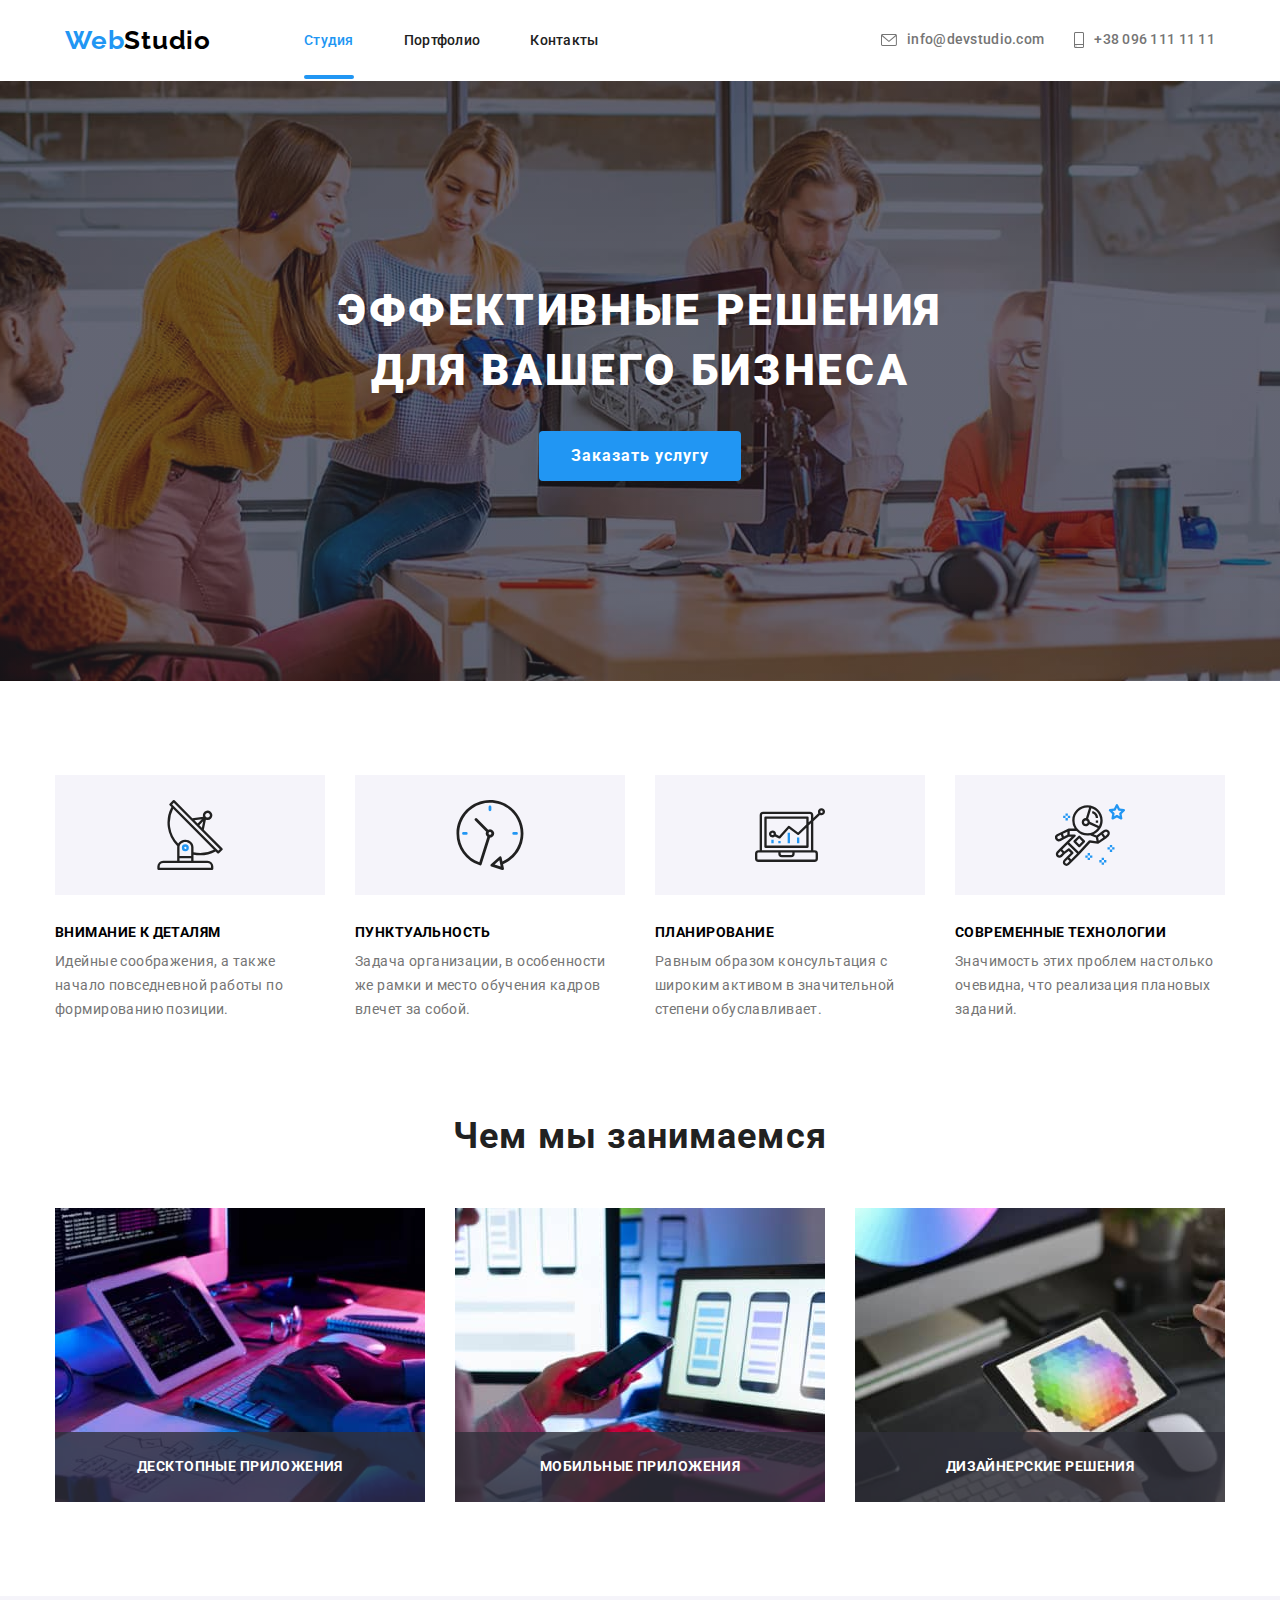
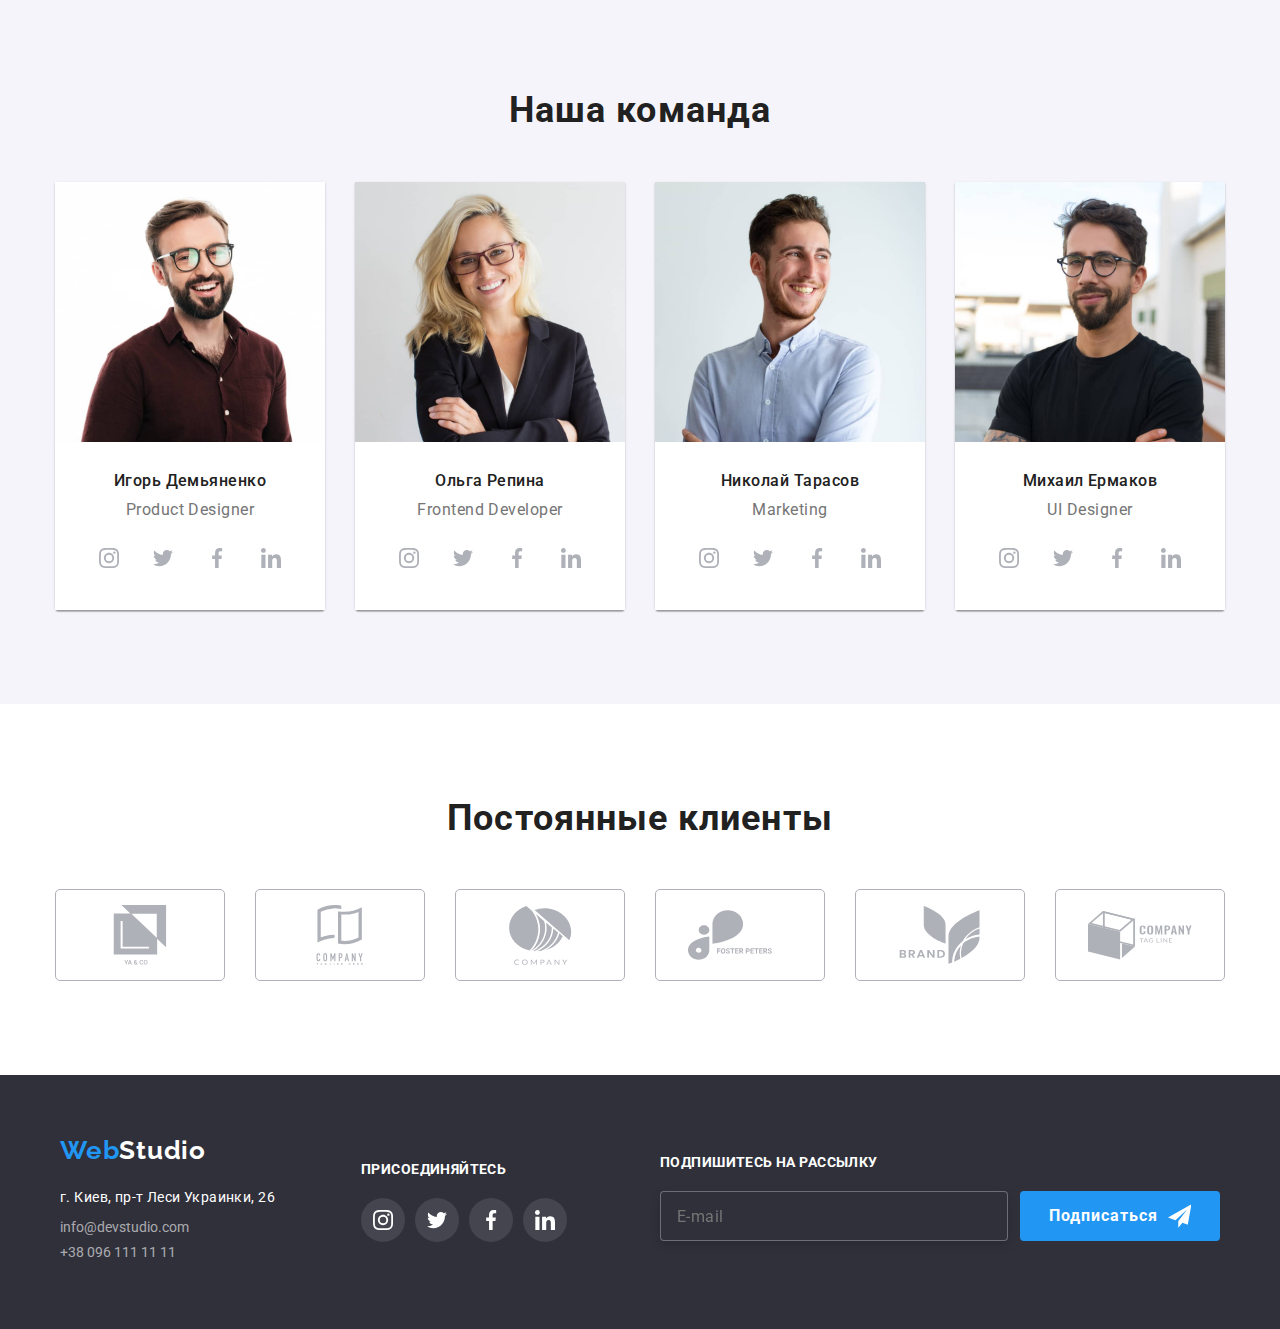
<file: index.html>
<!DOCTYPE html>
<html lang="ru">
  <head>
    <meta charset="UTF-8" />
    <meta http-equiv="X-UA-Compatible" content="IE=edge" />
    <meta name="viewport" content="width=device-width, initial-scale=1.0" />
    <title>Главная</title>
    <link rel="preconnect" href="https://fonts.googleapis.com" />
    <link rel="preconnect" href="https://fonts.gstatic.com" crossorigin />
    <link
      href="https://fonts.googleapis.com/css2?family=Raleway:wght@700&family=Roboto:wght@400;500;700;900&display=swap"
      rel="stylesheet"
    />
    <link
      rel="stylesheet"
      href="https://cdnjs.cloudflare.com/ajax/libs/modern-normalize/1.0.0/modern-normalize.min.css"
    />
    <link rel="stylesheet" href="./css/main.min.css" />
  </head>
  <body class="body">
    <!-- Menu  -->

    <header class="header">
      <div class="header-container">
        <a class="logo" lang="en" href="./index.html"
          ><span class="logo_blue">Web</span>Studio
        </a>
        <nav>
          <ul class="nav list">
            <li class="nav__item">
              <a href="./index.html" class="link current">Студия</a>
            </li>
            <li class="nav__item">
              <a href="./portfolio.html" class="link">Портфолио</a>
            </li>
            <li class="nav__item"><a href="" class="link">Контакты</a></li>
          </ul>
        </nav>
        <ul class="contacts list">
          <li class="contacts__mail">
            <a href="mailto:info@devstudio.com" class="link contacts-center">
              <svg class="contacts__mail_icon">
                <use href="./images/sprite.svg#icon-mail"></use>
              </svg>
              info@devstudio.com
            </a>
          </li>
          <li class="contacts__tel">
            <a href="tel:+380961111111" class="link contacts-center">
              <svg class="contacts__tel_icon">
                <use href="./images/sprite.svg#icon-tel"></use>
              </svg>
              +38 096 111 11 11
            </a>
          </li>
        </ul>
        <button type="button" class="mob-menu__open">
          <svg class="mob-menu__icon" width="24px" height="16px">
            <use href="./images/sprite.svg#icon-mob-menu"></use>
          </svg>
        </button>
      </div>
      <div class="mob is-hidden">
        <div class="container">
          <button type="button" class="mob-menu__close">
            <svg class="mob-menu__icon" width="24px" height="16px">
              <use href="./images/sprite.svg#icon-close"></use>
            </svg>
          </button>
          <ul class="mob-menu__list list">
            <li class="mob-menu__item">
              <a href="./index.html" class="mob-menu__link current">Студия</a>
            </li>
            <li class="mob-menu__item">
              <a href="./portfolio.html" class="mob-menu__link">Портфолио</a>
            </li>
            <li class="mob-menu__item">
              <a href="" class="mob-menu__link">Контакты</a>
            </li>
          </ul>
          <div class="mob-contacts">
            <ul class="mob-contacts__list list">
              <li class="mob-contacts__item">
                <a href="" class="mob-contacts__link">+38 096 111 11 11</a>
              </li>
              <li class="mob-contacts__item">
                <a href="" class="mob-contacts__link">info@devstudio.com</a>
              </li>
            </ul>
            <ul class="mob-social__list list">
              <li class="mob-social__item">
                <a href="" class="mob-social__link">Instagram</a>
              </li>
              <li class="mob-social__item">
                <a href="" class="mob-social__link">Twitter</a>
              </li>
              <li class="mob-social__item">
                <a href="" class="mob-social__link">Facebook</a>
              </li>
              <li class="mob-social__item">
                <a href="" class="mob-social__link">LinkedIn</a>
              </li>
            </ul>
          </div>
        </div>
      </div>
    </header>
    <main>
      <!-- Hero  -->

      <section class="hero">
        <div class="container hero-container">
          <h1 class="hero-header">Эффективные решения для вашего бизнеса</h1>
          <button type="button" class="button" data-modal-open>
            Заказать услугу
          </button>
        </div>
      </section>

      <!-- Features  -->

      <section class="features">
        <div class="container">
          <h2 class="visually-hidden">Особенности</h2>
          <ul class="list feautures-list">
            <li class="feautures-list__item">
              <div class="feautures-list__container">
                <svg class="feautures-list__icon">
                  <use href="./images/sprite.svg#icon-antenna-1"></use>
                </svg>
              </div>
              <h3 class="header3 features-header">Внимание к деталям</h3>
              <p class="features-header_desc">
                Идейные соображения, а также начало повседневной работы по
                формированию позиции.
              </p>
            </li>
            <li class="feautures-list__item">
              <div class="feautures-list__container">
                <svg class="feautures-list__icon">
                  <use href="./images/sprite.svg#icon-clock-1"></use>
                </svg>
              </div>
              <h3 class="header3 features-header">Пунктуальность</h3>
              <p class="features-header_desc">
                Задача организации, в особенности же рамки и место обучения
                кадров влечет за собой.
              </p>
            </li>
            <li class="feautures-list__item">
              <div class="feautures-list__container">
                <svg class="feautures-list__icon">
                  <use href="./images/sprite.svg#icon-diagram-1"></use>
                </svg>
              </div>
              <h3 class="header3 features-header">Планирование</h3>
              <p class="features-header_desc">
                Равным образом консультация с широким активом в значительной
                степени обуславливает.
              </p>
            </li>
            <li class="feautures-list__item">
              <div class="feautures-list__container">
                <svg class="feautures-list__icon">
                  <use href="./images/sprite.svg#icon-astronaut-1"></use>
                </svg>
              </div>
              <h3 class="header3 features-header">Современные технологии</h3>
              <p class="features-header_desc">
                Значимость этих проблем настолько очевидна, что реализация
                плановых заданий.
              </p>
            </li>
          </ul>
        </div>
      </section>

      <!-- Services  -->

      <section class="services">
        <div class="container">
          <h2 class="header2">Чем мы занимаемся</h2>
          <ul class="list services-list">
            <li class="services-list__item">
              <img
                src="./images/service01.jpg"
                alt="Услуга 1"
                width="370"
                height="294"
              />
              <div class="services-list__block">
                <p class="header3">Десктопные приложения</p>
              </div>
            </li>
            <li class="services-list__item">
              <img
                src="./images/service02.jpg"
                alt="Услуга 2"
                width="370"
                height="294"
              />
              <div class="services-list__block">
                <p class="header3">Мобильные приложения</p>
              </div>
            </li>
            <li class="services-list__item">
              <img
                src="./images/service03.jpg"
                alt="Услуга 3"
                width="370"
                height="294"
              />
              <div class="services-list__block">
                <p class="header3">Дизайнерские решения</p>
              </div>
            </li>
          </ul>
        </div>
      </section>

      <!-- Team  -->

      <section class="team">
        <div class="container">
          <h2 class="header2">Наша команда</h2>
          <ul class="list team-list">
            <li class="team-list__item">
              <picture>
                <source
                  srcset="
                    ./images/teamates/teamate_desk_01.jpg    1x,
                    ./images/teamates/teamate_desk_2x_01.jpg 2x
                  "
                  media="(min-width:1200px)"
                />
                <source
                  srcset="
                    ./images/teamates/teamate_tab_01.jpg    1x,
                    ./images/teamates/teamate_tab_2x_01.jpg 2x
                  "
                  media="(min-width:768px)"
                />
                <source
                  srcset="
                    ./images/teamates/teamate_mob_01.jpg    1x,
                    ./images/teamates/teamate_mob_2x_01.jpg 2x
                  "
                  media="(min-width:320px)"
                />
                <img
                  src="./images/teamates/teamate_mob_2x_01.jpg"
                  alt="Teamate 1"
                />
              </picture>
              <div class="team-list__text">
                <h3 class="team-header">Игорь Демьяненко</h3>
                <p class="team-position">Product Designer</p>
                <ul class="social-list list">
                  <li class="social-list__item">
                    <a href="" class="social-list__link link">
                      <svg class="social-list__icon">
                        <use href="./images/sprite.svg#icon-instagram"></use>
                      </svg>
                    </a>
                  </li>
                  <li class="social-list__item">
                    <a href="" class="social-list__link link">
                      <svg class="social-list__icon">
                        <use href="./images/sprite.svg#icon-twitter"></use>
                      </svg>
                    </a>
                  </li>
                  <li class="social-list__item">
                    <a href="" class="social-list__link link">
                      <svg class="social-list__icon">
                        <use href="./images/sprite.svg#icon-facebook"></use>
                      </svg>
                    </a>
                  </li>
                  <li class="social-list__item">
                    <a href="" class="social-list__link link">
                      <svg class="social-list__icon">
                        <use href="./images/sprite.svg#icon-linkedin"></use>
                      </svg>
                    </a>
                  </li>
                </ul>
              </div>
            </li>
            <li class="team-list__item">
              <picture>
                <source
                  srcset="
                    ./images/teamates/teamate_desk_02.jpg    1x,
                    ./images/teamates/teamate_desk_2x_02.jpg 2x
                  "
                  media="(min-width:1200px)"
                />
                <source
                  srcset="
                    ./images/teamates/teamate_tab_02.jpg    1x,
                    ./images/teamates/teamate_tab_2x_02.jpg 2x
                  "
                  media="(min-width:768px)"
                />
                <source
                  srcset="
                    ./images/teamates/teamate_mob_02.jpg    1x,
                    ./images/teamates/teamate_mob_2x_02.jpg 2x
                  "
                  media="(min-width:320px)"
                />
                <img
                  src="./images/teamates/teamate_mob_2x_02.jpg"
                  alt="Teamate 2"
                />
              </picture>
              <div class="team-list__text">
                <h3 class="team-header">Ольга Репина</h3>
                <p class="team-position">Frontend Developer</p>
                <ul class="social-list list">
                  <li class="social-list__item">
                    <a href="" class="social-list__link link">
                      <svg class="social-list__icon">
                        <use href="./images/sprite.svg#icon-instagram"></use>
                      </svg>
                    </a>
                  </li>
                  <li class="social-list__item">
                    <a href="" class="social-list__link link">
                      <svg class="social-list__icon">
                        <use href="./images/sprite.svg#icon-twitter"></use>
                      </svg>
                    </a>
                  </li>
                  <li class="social-list__item">
                    <a href="" class="social-list__link link">
                      <svg class="social-list__icon">
                        <use href="./images/sprite.svg#icon-facebook"></use>
                      </svg>
                    </a>
                  </li>
                  <li class="social-list__item">
                    <a href="" class="social-list__link link">
                      <svg class="social-list__icon">
                        <use href="./images/sprite.svg#icon-linkedin"></use>
                      </svg>
                    </a>
                  </li>
                </ul>
              </div>
            </li>
            <li class="team-list__item">
              <picture>
                <source
                  srcset="
                    ./images/teamates/teamate_desk_03.jpg    1x,
                    ./images/teamates/teamate_desk_2x_03.jpg 2x
                  "
                  media="(min-width:1200px)"
                />
                <source
                  srcset="
                    ./images/teamates/teamate_tab_03.jpg    1x,
                    ./images/teamates/teamate_tab_2x_03.jpg 2x
                  "
                  media="(min-width:768px)"
                />
                <source
                  srcset="
                    ./images/teamates/teamate_mob_03.jpg    1x,
                    ./images/teamates/teamate_mob_2x_03.jpg 2x
                  "
                  media="(min-width:320px)"
                />
                <img
                  src="./images/teamates/teamate_mob_2x_03.jpg"
                  alt="Teamate 3"
                />
              </picture>
              <div class="team-list__text">
                <h3 class="team-header">Николай Тарасов</h3>
                <p class="team-position">Marketing</p>
                <ul class="social-list list">
                  <li class="social-list__item">
                    <a href="" class="social-list__link link">
                      <svg class="social-list__icon">
                        <use href="./images/sprite.svg#icon-instagram"></use>
                      </svg>
                    </a>
                  </li>
                  <li class="social-list__item">
                    <a href="" class="social-list__link link">
                      <svg class="social-list__icon">
                        <use href="./images/sprite.svg#icon-twitter"></use>
                      </svg>
                    </a>
                  </li>
                  <li class="social-list__item">
                    <a href="" class="social-list__link link">
                      <svg class="social-list__icon">
                        <use href="./images/sprite.svg#icon-facebook"></use>
                      </svg>
                    </a>
                  </li>
                  <li class="social-list__item">
                    <a href="" class="social-list__link link">
                      <svg class="social-list__icon">
                        <use href="./images/sprite.svg#icon-linkedin"></use>
                      </svg>
                    </a>
                  </li>
                </ul>
              </div>
            </li>
            <li class="team-list__item">
              <picture>
                <source
                  srcset="
                    ./images/teamates/teamate_desk_04.jpg    1x,
                    ./images/teamates/teamate_desk_2x_04.jpg 2x
                  "
                  media="(min-width:1200px)"
                />
                <source
                  srcset="
                    ./images/teamates/teamate_tab_04.jpg    1x,
                    ./images/teamates/teamate_tab_2x_04.jpg 2x
                  "
                  media="(min-width:768px)"
                />
                <source
                  srcset="
                    ./images/teamates/teamate_mob_04.jpg    1x,
                    ./images/teamates/teamate_mob_2x_04.jpg 2x
                  "
                  media="(min-width:320px)"
                />
                <img
                  src="./images/teamates/teamate_mob_2x_04.jpg"
                  alt="Teamate 4"
                />
              </picture>
              <div class="team-list__text">
                <h3 class="team-header">Михаил Ермаков</h3>
                <p class="team-position">UI Designer</p>
                <ul class="social-list list">
                  <li class="social-list__item">
                    <a href="" class="social-list__link link">
                      <svg class="social-list__icon">
                        <use href="./images/sprite.svg#icon-instagram"></use>
                      </svg>
                    </a>
                  </li>
                  <li class="social-list__item">
                    <a href="" class="social-list__link link">
                      <svg class="social-list__icon">
                        <use href="./images/sprite.svg#icon-twitter"></use>
                      </svg>
                    </a>
                  </li>
                  <li class="social-list__item">
                    <a href="" class="social-list__link link">
                      <svg class="social-list__icon">
                        <use href="./images/sprite.svg#icon-facebook"></use>
                      </svg>
                    </a>
                  </li>
                  <li class="social-list__item">
                    <a href="" class="social-list__link link">
                      <svg class="social-list__icon">
                        <use href="./images/sprite.svg#icon-linkedin"></use>
                      </svg>
                    </a>
                  </li>
                </ul>
              </div>
            </li>
          </ul>
        </div>
      </section>

      <!-- Clients  -->

      <section class="clients">
        <div class="container">
          <h2 class="header2">Постоянные клиенты</h2>
          <ul class="list clients-list">
            <li class="clients-list__item">
              <a href="" class="clients-list__link link">
                <svg class="clients-list__icon" width="106px" height="60px">
                  <use href="./images/sprite.svg#icon-company01"></use>
                </svg>
              </a>
            </li>
            <li class="clients-list__item">
              <a href="" class="clients-list__link link">
                <svg class="clients-list__icon" width="106px" height="60px">
                  <use href="./images/sprite.svg#icon-company02"></use>
                </svg>
              </a>
            </li>
            <li class="clients-list__item">
              <a href="" class="clients-list__link link">
                <svg class="clients-list__icon" width="106px" height="60px">
                  <use href="./images/sprite.svg#icon-company03"></use>
                </svg>
              </a>
            </li>
            <li class="clients-list__item">
              <a href="" class="clients-list__link link">
                <svg class="clients-list__icon" width="106px" height="60px">
                  <use href="./images/sprite.svg#icon-company04"></use>
                </svg>
              </a>
            </li>
            <li class="clients-list__item">
              <a href="" class="clients-list__link link">
                <svg class="clients-list__icon" width="106px" height="60px">
                  <use href="./images/sprite.svg#icon-company05"></use>
                </svg>
              </a>
            </li>
            <li class="clients-list__item">
              <a href="" class="clients-list__link link">
                <svg class="clients-list__icon" width="106px" height="60px">
                  <use href="./images/sprite.svg#icon-company06"></use>
                </svg>
              </a>
            </li>
          </ul>
        </div>
      </section>
    </main>

    <!-- Footer -->

    <footer class="footer">
      <div class="container">
        <div class="footer-contacts">
          <a class="logo" lang="en" href="./index.html"
            ><span class="logo_blue">Web</span>Studio</a
          >
          <address>
            <p class="address">г. Киев, пр-т Леси Украинки, 26</p>
          </address>
          <ul class="footer-contacts list">
            <li class="footer-contacts__item">
              <a href="mailto:info@devstudio.com" class="link"
                >info@devstudio.com</a
              >
            </li>
            <li class="footer-contacts__item">
              <a href="tel:+380961111111" class="link">+38 096 111 11 11</a>
            </li>
          </ul>
        </div>
        <div class="social-footer">
          <p class="header3">присоединяйтесь</p>
          <ul class="social-list list">
            <li class="social-list__item">
              <a href="" class="social-list__link link">
                <svg class="social-list__icon">
                  <use href="./images/sprite.svg#icon-instagram"></use>
                </svg>
              </a>
            </li>
            <li class="social-list__item">
              <a href="" class="social-list__link link">
                <svg class="social-list__icon">
                  <use href="./images/sprite.svg#icon-twitter"></use>
                </svg>
              </a>
            </li>
            <li class="social-list__item">
              <a href="" class="social-list__link link">
                <svg class="social-list__icon">
                  <use href="./images/sprite.svg#icon-facebook"></use>
                </svg>
              </a>
            </li>
            <li class="social-list__item">
              <a href="" class="social-list__link link">
                <svg class="social-list__icon">
                  <use href="./images/sprite.svg#icon-linkedin"></use>
                </svg>
              </a>
            </li>
          </ul>
        </div>
        <div class="subscribe">
          <p class="header3">Подпишитесь на рассылку</p>
          <form class="subscribe-mail">
            <label for="subscribe-mail"></label>
            <input
              class="subscribe-mail__input"
              type="email"
              name="email"
              id="subscribe-mail"
              placeholder="E-mail"
            />
            <button type="submit" class="button subscribe-mail__button">
              Подписаться
              <svg class="subscribe-mail_icon">
                <use href="./images/sprite.svg#icon-send"></use>
              </svg>
            </button>
          </form>
        </div>
      </div>
    </footer>

    <!-- Backdrop -->

    <div class="backdrop is-hidden" data-modal>
      <div class="modal">
        <button type="button" class="modal-close" data-modal-close>
          <svg class="modal-close__icon">
            <use href="./images/sprite.svg#icon-close"></use>
          </svg>
        </button>
        <form action="#" class="order-form">
          <p class="order-form__header">
            Оставьте свои данные, мы вам перезвоним
          </p>
          <label>
            <p class="order-form__text">Иия</p>
            <span class="order-form__wrapper">
              <input type="text" name="user_name" class="order-form__input" />
              <svg class="order-form__icon">
                <use href="./images/sprite.svg#icon-user-name"></use>
              </svg>
            </span>
          </label>
          <label>
            <p class="order-form__text">Телефон</p>
            <span class="order-form__wrapper">
              <input type="tel" name="user_tel" class="order-form__input" />
              <svg class="order-form__icon">
                <use href="./images/sprite.svg#icon-user-tel"></use>
              </svg>
            </span>
          </label>
          <label>
            <p class="order-form__text">Почта</p>
            <span class="order-form__wrapper">
              <input type="email" name="user_mail" class="order-form__input" />
              <svg class="order-form__icon">
                <use href="./images/sprite.svg#icon-user-mail"></use>
              </svg>
            </span>
          </label>
          <label>
            <p class="order-form__text">Комментарий</p>
            <textarea
              class="order-form__comment"
              name="order-form__comment"
              placeholder="Введите текст"
            ></textarea>
          </label>
          <label class="checkbox">
            <input
              type="checkbox"
              name="agreement"
              class="checkbox__input visually-hidden"
            />
            <span class="checkbox-custom">
              <svg class="checkbox-custom__icon">
                <use href="./images/sprite.svg#icon-checkbox"></use>
              </svg>
            </span>
            Соглашаюсь с рассылкой и принимаю&nbsp;
            <a class="order-form__agreement" href="">Условия договора</a>
          </label>
          <button type="submit" class="button">Отправить</button>
        </form>
      </div>
    </div>
    <script src="./js/modal.js"></script>
    <script src="./js/menu.js"></script>
  </body>
</html>
</file>
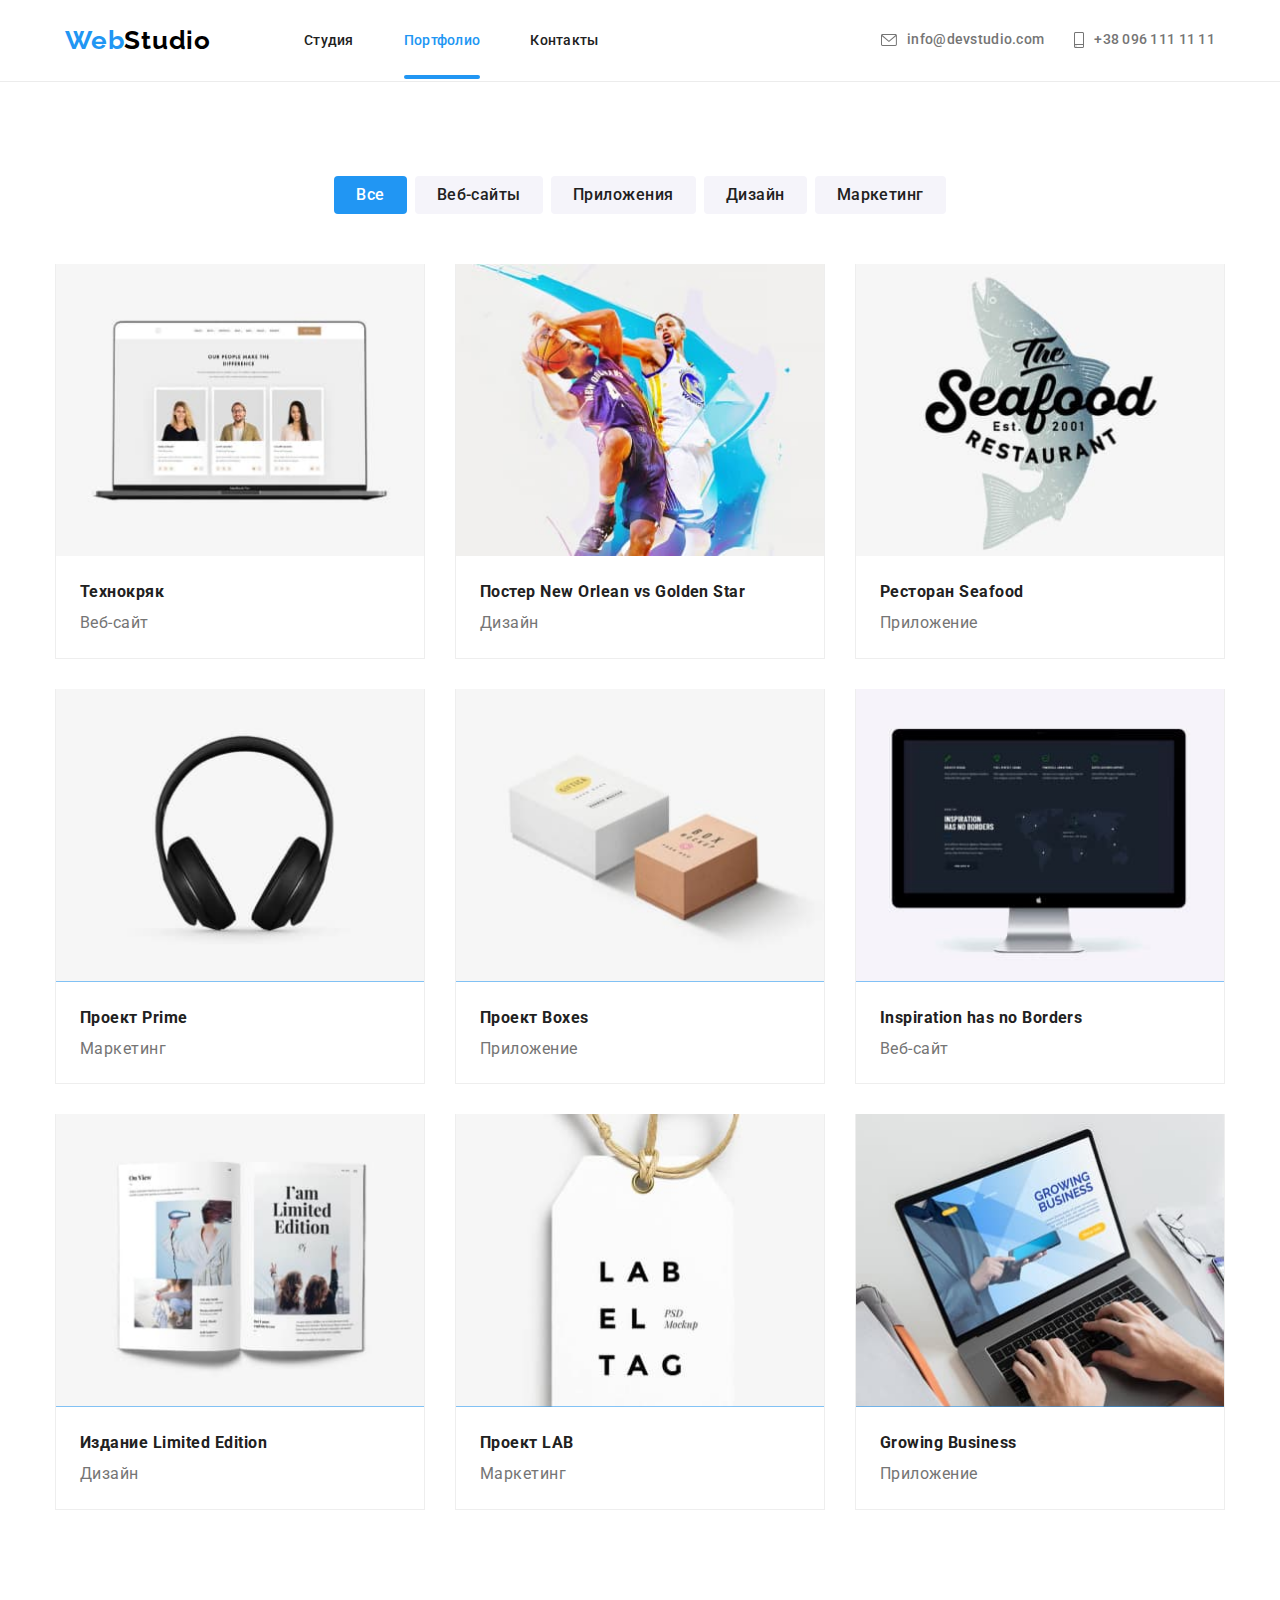
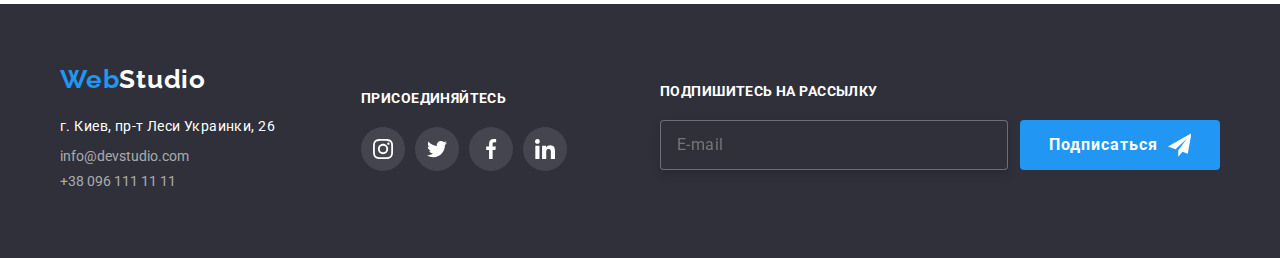
<file: portfolio.html>
<!DOCTYPE html>
<html lang="ru">
  <head>
    <meta charset="UTF-8" />
    <meta http-equiv="X-UA-Compatible" content="IE=edge" />
    <meta name="viewport" content="width=device-width, initial-scale=1.0" />
    <title>Портфолио</title>
    <link rel="preconnect" href="https://fonts.googleapis.com" />
    <link rel="preconnect" href="https://fonts.gstatic.com" crossorigin />
    <link
      href="https://fonts.googleapis.com/css2?family=Raleway:wght@700&family=Roboto:wght@400;500;700;900&display=swap"
      rel="stylesheet"
    />
    <link
      rel="stylesheet"
      href="https://cdnjs.cloudflare.com/ajax/libs/modern-normalize/1.0.0/modern-normalize.min.css"
    />
    <link rel="stylesheet" href="./css/main.min.css" />
  </head>
  <body class="body">
    <header class="header header-border">
      <div class="header-container">
        <a class="logo" lang="en" href="./index.html"
          ><span class="logo_blue">Web</span>Studio
        </a>
        <nav>
          <ul class="nav list">
            <li class="nav__item">
              <a href="./index.html" class="link">Студия</a>
            </li>
            <li class="nav__item">
              <a href="./portfolio.html" class="link current">Портфолио</a>
            </li>
            <li class="nav__item"><a href="" class="link">Контакты</a></li>
          </ul>
        </nav>
        <ul class="contacts list">
          <li class="contacts__mail">
            <a href="mailto:info@devstudio.com" class="link contacts-center">
              <svg class="contacts__mail_icon">
                <use href="./images/sprite.svg#icon-mail"></use>
              </svg>
              info@devstudio.com
            </a>
          </li>
          <li class="contacts__tel">
            <a href="tel:+380961111111" class="link contacts-center">
              <svg class="contacts__tel_icon">
                <use href="./images/sprite.svg#icon-tel"></use>
              </svg>
              +38 096 111 11 11
            </a>
          </li>
        </ul>
        <button type="button" class="mob-menu__open">
          <svg class="mob-menu__icon" width="24px" height="16px">
            <use href="./images/sprite.svg#icon-mob-menu"></use>
          </svg>
        </button>
      </div>
      <div class="mob is-hidden">
        <div class="container">
          <button type="button" class="mob-menu__close">
            <svg class="mob-menu__icon" width="24px" height="16px">
              <use href="./images/sprite.svg#icon-close"></use>
            </svg>
          </button>
          <ul class="mob-menu__list list">
            <li class="mob-menu__item">
              <a href="./index.html" class="mob-menu__link">Студия</a>
            </li>
            <li class="mob-menu__item">
              <a href="./portfolio.html" class="mob-menu__link current"
                >Портфолио</a
              >
            </li>
            <li class="mob-menu__item">
              <a href="" class="mob-menu__link">Контакты</a>
            </li>
          </ul>
          <div class="mob-contacts">
            <ul class="mob-contacts__list list">
              <li class="mob-contacts__item">
                <a href="" class="mob-contacts__link">+38 096 111 11 11</a>
              </li>
              <li class="mob-contacts__item">
                <a href="" class="mob-contacts__link">info@devstudio.com</a>
              </li>
            </ul>
            <ul class="mob-social__list list">
              <li class="mob-social__item">
                <a href="" class="mob-social__link">Instagram</a>
              </li>
              <li class="mob-social__item">
                <a href="" class="mob-social__link">Twitter</a>
              </li>
              <li class="mob-social__item">
                <a href="" class="mob-social__link">Facebook</a>
              </li>
              <li class="mob-social__item">
                <a href="" class="mob-social__link">LinkedIn</a>
              </li>
            </ul>
          </div>
        </div>
      </div>
    </header>
    <main>
      <!-- Works -->

      <section class="port">
        <div class="container">
          <ul class="port-list list">
            <li class="port-list__item">
              <button type="button" class="port-list__button current">
                Все
              </button>
            </li>
            <li class="port-list__item">
              <button type="button" class="port-list__button">Веб-сайты</button>
            </li>
            <li class="port-list__item">
              <button type="button" class="port-list__button">
                Приложения
              </button>
            </li>
            <li class="port-list__item">
              <button type="button" class="port-list__button">Дизайн</button>
            </li>
            <li class="port-list__item">
              <button type="button" class="port-list__button">Маркетинг</button>
            </li>
          </ul>

          <ul class="gal-list list">
            <li class="gal-list__item">
              <a class="gal-list__link" href="">
                <div class="gal-list__image">
                  <picture>
                    <source
                      srcset="
                        ./images/portfolio/gal_desk_01.jpg    1x,
                        ./images/portfolio/gal_desk_2x_01.jpg 2x
                      "
                      media="(min-width:1200px)"
                    />
                    <source
                      srcset="
                        ./images/portfolio/gal_tab_01.jpg    1x,
                        ./images/portfolio/gal_tab_2x_01.jpg 2x
                      "
                      media="(min-width:768px)"
                    />
                    <source
                      srcset="
                        ./images/portfolio/gal_mob_01.jpg    1x,
                        ./images/portfolio/gal_mob_2x_01.jpg 2x
                      "
                      media="(min-width:320px)"
                    />
                    <img
                      src="./images/portfolio/gal_mob_2x_01.jpg"
                      alt="Технокряк"
                    />
                  </picture>
                  <div class="gal-list__overlay">
                    <p>
                      Технокряк это современная площадка распространения
                      коронавируса. Компании используют эту платформу для
                      цифрового шпионажа и атак на защищённые сервера
                      конкурентов.
                    </p>
                  </div>
                </div>
                <div class="gal-list__desc">
                  <h3 class="gal-list__header">Технокряк</h3>
                  <p class="gal-list__text">Веб-сайт</p>
                </div>
              </a>
            </li>

            <li class="gal-list__item">
              <a class="gal-list__link" href="">
                <div class="gal-list__image">
                  <picture>
                    <source
                      srcset="
                        ./images/portfolio/gal_desk_02.jpg    1x,
                        ./images/portfolio/gal_desk_2x_02.jpg 2x
                      "
                      media="(min-width:1200px)"
                    />
                    <source
                      srcset="
                        ./images/portfolio/gal_tab_02.jpg    1x,
                        ./images/portfolio/gal_tab_2x_02.jpg 2x
                      "
                      media="(min-width:768px)"
                    />
                    <source
                      srcset="
                        ./images/portfolio/gal_mob_02.jpg    1x,
                        ./images/portfolio/gal_mob_2x_02.jpg 2x
                      "
                      media="(min-width:320px)"
                    />
                    <img
                      src="./images/portfolio/gal_mob_2x_02.jpg"
                      alt="Постер New Orlean vs Golden Star"
                    />
                  </picture>
                  <div class="gal-list__overlay">
                    <p>
                      Технокряк это современная площадка распространения
                      коронавируса. Компании используют эту платформу для
                      цифрового шпионажа и атак на защищённые сервера
                      конкурентов.
                    </p>
                  </div>
                </div>
                <div class="gal-list__desc">
                  <h3 class="gal-list__header">
                    Постер New Orlean vs Golden Star
                  </h3>
                  <p class="gal-list__text">Дизайн</p>
                </div>
              </a>
            </li>

            <li class="gal-list__item">
              <a class="gal-list__link" href="">
                <div class="gal-list__image">
                  <picture>
                    <source
                      srcset="
                        ./images/portfolio/gal_desk_03.jpg    1x,
                        ./images/portfolio/gal_desk_2x_03.jpg 2x
                      "
                      media="(min-width:1200px)"
                    />
                    <source
                      srcset="
                        ./images/portfolio/gal_tab_03.jpg    1x,
                        ./images/portfolio/gal_tab_2x_03.jpg 2x
                      "
                      media="(min-width:768px)"
                    />
                    <source
                      srcset="
                        ./images/portfolio/gal_mob_03.jpg    1x,
                        ./images/portfolio/gal_mob_2x_03.jpg 2x
                      "
                      media="(min-width:320px)"
                    />
                    <img
                      src="./images/portfolio/gal_mob_2x_03.jpg"
                      alt="Ресторан Seafood"
                    />
                  </picture>
                  <div class="gal-list__overlay">
                    <p>
                      Технокряк это современная площадка распространения
                      коронавируса. Компании используют эту платформу для
                      цифрового шпионажа и атак на защищённые сервера
                      конкурентов.
                    </p>
                  </div>
                </div>
                <div class="gal-list__desc">
                  <h3 class="gal-list__header">Ресторан Seafood</h3>
                  <p class="gal-list__text">Приложение</p>
                </div>
              </a>
            </li>

            <li class="gal-list__item">
              <a class="gal-list__link" href="">
                <div class="gal-list__image">
                  <picture>
                    <source
                      srcset="
                        ./images/portfolio/gal_desk_04.jpg    1x,
                        ./images/portfolio/gal_desk_2x_04.jpg 2x
                      "
                      media="(min-width:1200px)"
                    />
                    <source
                      srcset="
                        ./images/portfolio/gal_tab_04.jpg    1x,
                        ./images/portfolio/gal_tab_2x_04.jpg 2x
                      "
                      media="(min-width:768px)"
                    />
                    <source
                      srcset="
                        ./images/portfolio/gal_mob_04.jpg    1x,
                        ./images/portfolio/gal_mob_2x_04.jpg 2x
                      "
                      media="(min-width:320px)"
                    />
                    <img
                      src="./images/portfolio/gal_mob_2x_04.jpg"
                      alt="Проект Prime"
                    />
                  </picture>
                  <div class="gal-list__overlay">
                    <p>
                      Технокряк это современная площадка распространения
                      коронавируса. Компании используют эту платформу для
                      цифрового шпионажа и атак на защищённые сервера
                      конкурентов.
                    </p>
                  </div>
                </div>
                <div class="gal-list__desc">
                  <h3 class="gal-list__header">Проект Prime</h3>
                  <p class="gal-list__text">Маркетинг</p>
                </div>
              </a>
            </li>

            <li class="gal-list__item">
              <a class="gal-list__link" href="">
                <div class="gal-list__image">
                  <picture>
                    <source
                      srcset="
                        ./images/portfolio/gal_desk_05.jpg    1x,
                        ./images/portfolio/gal_desk_2x_05.jpg 2x
                      "
                      media="(min-width:1200px)"
                    />
                    <source
                      srcset="
                        ./images/portfolio/gal_tab_05.jpg    1x,
                        ./images/portfolio/gal_tab_2x_05.jpg 2x
                      "
                      media="(min-width:768px)"
                    />
                    <source
                      srcset="
                        ./images/portfolio/gal_mob_05.jpg    1x,
                        ./images/portfolio/gal_mob_2x_05.jpg 2x
                      "
                      media="(min-width:320px)"
                    />
                    <img
                      src="./images/portfolio/gal_mob_2x_05.jpg"
                      alt="Проект Boxes"
                    />
                  </picture>
                  <div class="gal-list__overlay">
                    <p>
                      Технокряк это современная площадка распространения
                      коронавируса. Компании используют эту платформу для
                      цифрового шпионажа и атак на защищённые сервера
                      конкурентов.
                    </p>
                  </div>
                </div>
                <div class="gal-list__desc">
                  <h3 class="gal-list__header">Проект Boxes</h3>
                  <p class="gal-list__text">Приложение</p>
                </div>
              </a>
            </li>

            <li class="gal-list__item">
              <a class="gal-list__link" href="">
                <div class="gal-list__image">
                  <picture>
                    <source
                      srcset="
                        ./images/portfolio/gal_desk_06.jpg    1x,
                        ./images/portfolio/gal_desk_2x_06.jpg 2x
                      "
                      media="(min-width:1200px)"
                    />
                    <source
                      srcset="
                        ./images/portfolio/gal_tab_06.jpg    1x,
                        ./images/portfolio/gal_tab_2x_06.jpg 2x
                      "
                      media="(min-width:768px)"
                    />
                    <source
                      srcset="
                        ./images/portfolio/gal_mob_06.jpg    1x,
                        ./images/portfolio/gal_mob_2x_06.jpg 2x
                      "
                      media="(min-width:320px)"
                    />
                    <img
                      src="./images/portfolio/gal_mob_2x_06.jpg"
                      alt="Inspiration has no Borders"
                    />
                  </picture>
                  <div class="gal-list__overlay">
                    <p>
                      Технокряк это современная площадка распространения
                      коронавируса. Компании используют эту платформу для
                      цифрового шпионажа и атак на защищённые сервера
                      конкурентов.
                    </p>
                  </div>
                </div>
                <div class="gal-list__desc">
                  <h3 class="gal-list__header">Inspiration has no Borders</h3>
                  <p class="gal-list__text">Веб-сайт</p>
                </div>
              </a>
            </li>

            <li class="gal-list__item">
              <a class="gal-list__link" href="">
                <div class="gal-list__image">
                  <picture>
                    <source
                      srcset="
                        ./images/portfolio/gal_desk_07.jpg    1x,
                        ./images/portfolio/gal_desk_2x_07.jpg 2x
                      "
                      media="(min-width:1200px)"
                    />
                    <source
                      srcset="
                        ./images/portfolio/gal_tab_07.jpg    1x,
                        ./images/portfolio/gal_tab_2x_07.jpg 2x
                      "
                      media="(min-width:768px)"
                    />
                    <source
                      srcset="
                        ./images/portfolio/gal_mob_07.jpg    1x,
                        ./images/portfolio/gal_mob_2x_07.jpg 2x
                      "
                      media="(min-width:320px)"
                    />
                    <img
                      src="./images/portfolio/gal_mob_2x_07.jpg"
                      alt="Издание Limited Edition"
                    />
                  </picture>
                  <div class="gal-list__overlay">
                    <p>
                      Технокряк это современная площадка распространения
                      коронавируса. Компании используют эту платформу для
                      цифрового шпионажа и атак на защищённые сервера
                      конкурентов.
                    </p>
                  </div>
                </div>
                <div class="gal-list__desc">
                  <h3 class="gal-list__header">Издание Limited Edition</h3>
                  <p class="gal-list__text">Дизайн</p>
                </div>
              </a>
            </li>

            <li class="gal-list__item">
              <a class="gal-list__link" href="">
                <div class="gal-list__image">
                  <picture>
                    <source
                      srcset="
                        ./images/portfolio/gal_desk_08.jpg    1x,
                        ./images/portfolio/gal_desk_2x_08.jpg 2x
                      "
                      media="(min-width:1200px)"
                    />
                    <source
                      srcset="
                        ./images/portfolio/gal_tab_08.jpg    1x,
                        ./images/portfolio/gal_tab_2x_08.jpg 2x
                      "
                      media="(min-width:768px)"
                    />
                    <source
                      srcset="
                        ./images/portfolio/gal_mob_08.jpg    1x,
                        ./images/portfolio/gal_mob_2x_08.jpg 2x
                      "
                      media="(min-width:320px)"
                    />
                    <img
                      src="./images/portfolio/gal_mob_2x_08.jpg"
                      alt="Проект LAB"
                    />
                  </picture>
                  <div class="gal-list__overlay">
                    <p>
                      Технокряк это современная площадка распространения
                      коронавируса. Компании используют эту платформу для
                      цифрового шпионажа и атак на защищённые сервера
                      конкурентов.
                    </p>
                  </div>
                </div>
                <div class="gal-list__desc">
                  <h3 class="gal-list__header">Проект LAB</h3>
                  <p class="gal-list__text">Маркетинг</p>
                </div>
              </a>
            </li>

            <li class="gal-list__item">
              <a class="gal-list__link" href="">
                <div class="gal-list__image">
                  <picture>
                    <source
                      srcset="
                        ./images/portfolio/gal_desk_09.jpg    1x,
                        ./images/portfolio/gal_desk_2x_09.jpg 2x
                      "
                      media="(min-width:1200px)"
                    />
                    <source
                      srcset="
                        ./images/portfolio/gal_tab_09.jpg    1x,
                        ./images/portfolio/gal_tab_2x_09.jpg 2x
                      "
                      media="(min-width:768px)"
                    />
                    <source
                      srcset="
                        ./images/portfolio/gal_mob_09.jpg    1x,
                        ./images/portfolio/gal_mob_2x_09.jpg 2x
                      "
                      media="(min-width:320px)"
                    />
                    <img
                      src="./images/portfolio/gal_mob_2x_09.jpg"
                      alt="Growing Business"
                    />
                  </picture>
                  <div class="gal-list__overlay">
                    <p>
                      Технокряк это современная площадка распространения
                      коронавируса. Компании используют эту платформу для
                      цифрового шпионажа и атак на защищённые сервера
                      конкурентов.
                    </p>
                  </div>
                </div>
                <div class="gal-list__desc">
                  <h3 class="gal-list__header">Growing Business</h3>
                  <p class="gal-list__text">Приложение</p>
                </div>
              </a>
            </li>
          </ul>
        </div>
      </section>
    </main>

    <!-- Footer -->

    <footer class="footer">
      <div class="container">
        <div class="footer-contacts">
          <a class="logo" lang="en" href="./index.html"
            ><span class="logo_blue">Web</span>Studio</a
          >
          <address>
            <p class="address">г. Киев, пр-т Леси Украинки, 26</p>
          </address>
          <ul class="footer-contacts list">
            <li class="footer-contacts__item">
              <a href="mailto:info@devstudio.com" class="link"
                >info@devstudio.com</a
              >
            </li>
            <li class="footer-contacts__item">
              <a href="tel:+380961111111" class="link">+38 096 111 11 11</a>
            </li>
          </ul>
        </div>
        <div class="social-footer">
          <p class="header3">присоединяйтесь</p>
          <ul class="social-list list">
            <li class="social-list__item">
              <a href="" class="social-list__link link">
                <svg class="social-list__icon">
                  <use href="./images/sprite.svg#icon-instagram"></use>
                </svg>
              </a>
            </li>
            <li class="social-list__item">
              <a href="" class="social-list__link link">
                <svg class="social-list__icon">
                  <use href="./images/sprite.svg#icon-twitter"></use>
                </svg>
              </a>
            </li>
            <li class="social-list__item">
              <a href="" class="social-list__link link">
                <svg class="social-list__icon">
                  <use href="./images/sprite.svg#icon-facebook"></use>
                </svg>
              </a>
            </li>
            <li class="social-list__item">
              <a href="" class="social-list__link link">
                <svg class="social-list__icon">
                  <use href="./images/sprite.svg#icon-linkedin"></use>
                </svg>
              </a>
            </li>
          </ul>
        </div>
        <div class="subscribe">
          <p class="header3">Подпишитесь на рассылку</p>
          <form class="subscribe-mail">
            <label for="subscribe-mail"></label>
            <input
              class="subscribe-mail__input"
              type="email"
              name="email"
              id="subscribe-mail"
              placeholder="E-mail"
            />
            <button type="submit" class="button subscribe-mail__button">
              Подписаться
              <svg class="subscribe-mail_icon">
                <use href="./images/sprite.svg#icon-send"></use>
              </svg>
            </button>
          </form>
        </div>
      </div>
    </footer>
  </body>
  <script src="./js/menu.js"></script>
</html>
</file>
<file: css/main.min.css>
p,h1,h2,h3{margin:0}ul{margin:0;padding-left:0}img{display:block;max-width:100%;height:auto}.body{color:var(--grey);font-family:roboto;font-size:14px;font-weight:400}.list{list-style:none}.link{overflow:hidden;transition:color 250ms cubic-bezier(0.4, 0, 0.2, 1)}.header2{color:var(--dark_text);text-align:center;font-weight:700;font-size:28px;line-height:1.17;letter-spacing:.03em;margin-bottom:30px}@media screen and (min-width: 1200px){.header2{font-weight:700;font-size:36px;line-height:1.16;letter-spacing:.03em;font-style:normal;margin-bottom:50px}}.header3{color:var(--black);text-transform:uppercase;font-weight:700;font-size:14px;line-height:1.14;letter-spacing:.03em;font-style:normal}:root{--white: #fff;--black: #000;--grey: #757575;--icon_grey: #afb1b8;--blue: #2196f3;--dark_bg: #2f303a;--dark_text: #212121;--button_grey: #f5f4fa}.visually-hidden{position:absolute;width:1px;height:1px;margin:-1px;padding:0;overflow:hidden;border:0;clip:rect(0 0 0 0)}.backdrop,.modal-close,.mob-menu__open,.mob-menu__close,.feautures-list__container,.services-list__block,.clients-list__link,.clients-list__icon{display:flex;justify-content:center;align-items:center}.container{margin:0 auto;padding:60px 15px;max-width:480px}@media screen and (min-width: 480px){.container{width:100%}}@media screen and (min-width: 768px){.container{max-width:768px}}@media screen and (min-width: 1200px){.container{padding:94px 15px;max-width:1200px}}.button{padding:10px 32px;font-style:normal;font-weight:700;font-size:16px;line-height:1.87;letter-spacing:.06em;text-align:center;color:var(--white);background-color:var(--blue);cursor:pointer;border-radius:4px;border-width:0;transition:box-shadow 250ms cubic-bezier(0.4, 0, 0.2, 1)}.button:hover{background:#188ce8;box-shadow:0px 4px 4px rgba(0,0,0,0.15);border-radius:4px}.backdrop{position:fixed;width:100vw;height:100vh;background:rgba(0,0,0,0.2);top:0;transition:opacity 250ms cubic-bezier(0.4, 0, 0.2, 1),visibility 250ms cubic-bezier(0.4, 0, 0.2, 1)}.backdrop.is-hidden{opacity:0;visibility:hidden;pointer-events:none}.backdrop.is-hidden .modal{transform:scale(2)}.modal{position:relative;padding:40px;width:100%;max-width:450px;min-height:581px;background:var(--white);box-shadow:0px 1px 3px rgba(0,0,0,0.12),0px 1px 1px rgba(0,0,0,0.14),0px 2px 1px rgba(0,0,0,0.2);border-radius:4px;transform:scale(1);transition:transform 300ms ease}@media screen and (min-width: 1200px){.modal{max-width:528px}}.modal-close{position:absolute;right:10px;top:10px;background:#ffffff;border:1px solid rgba(0,0,0,0.1);border-radius:50%;width:30px;height:30px;cursor:pointer;transition:fill 250ms cubic-bezier(0.4, 0, 0.2, 1)}.modal-close:hover{fill:var(--blue)}.modal-close__icon{content:"";width:11px;height:11px}.logo{color:var(--black);font-family:raleway;font-weight:700;font-size:26px;line-height:1.19;letter-spacing:.03em;text-decoration:none;font-style:normal}.logo_blue{color:var(--blue)}.header{width:100%;align-content:center}.header-border{border-bottom:1px solid #ececec}.header-container{padding:10px 15px;display:flex;align-items:center}@media screen and (min-width: 480px){.header-container{width:100%}}@media screen and (min-width: 768px){.header-container{padding:21px 15px 20px 15px}}@media screen and (min-width: 1200px){.header-container{margin:0 auto;width:1200px;padding:25px}}.nav{font-style:normal;font-weight:500;font-size:14px;line-height:1.71;letter-spacing:.02em}.nav.list{display:none}@media screen and (min-width: 768px){.nav.list{display:flex;margin-left:88px}}@media screen and (min-width: 1200px){.nav.list{margin-left:93px}}.nav__item:not(:last-child){margin-right:50px}.nav .link{color:var(--dark_text);text-decoration:none}.nav .link:hover,.nav .link:focus{color:var(--blue)}.nav .link.current{position:relative;color:var(--blue)}.nav .link.current::after{position:absolute;display:block;content:"";width:100%;height:4px;bottom:-31px;background-color:var(--blue);border-radius:2px}.contacts .link{text-decoration:none;font-weight:500;font-size:12px;line-height:1.16;letter-spacing:.02em}@media screen and (min-width: 1200px){.contacts .link{font-weight:500;font-size:14px;line-height:1.14;letter-spacing:.02em}}.contacts .link:hover,.contacts .link:focus{color:var(--blue)}.contacts.list{display:none}@media screen and (min-width: 768px){.contacts.list{display:block;margin-left:auto}}@media screen and (min-width: 1200px){.contacts.list{display:flex}}.contacts-center{display:flex;align-items:center}.contacts__mail{margin:0px 0px 10px 0px}@media screen and (min-width: 1200px){.contacts__mail{margin:0px 30px 0px 0px}}.contacts__mail_icon{display:inline-block;content:"";width:16px;height:12px;fill:currentColor;margin-right:10px}.contacts__tel_icon{display:inline-block;content:"";width:10px;height:16px;fill:currentColor;margin-right:10px}.contacts .link{color:var(--grey)}.mob{position:fixed;background-color:var(--white);width:100vw;height:100vh;top:0;z-index:2;padding:10px 15px 48px 40px;transform:translateX(0);transition:transform 250ms ease-in-out}.mob .container{padding:0;position:relative;display:flex;flex-direction:column;height:100%}.mob.is-hidden{transform:translateX(100%);pointer-events:none}@media screen and (min-width: 768px){.mob{display:none}}.mob-menu__item:not(:last-child){margin-bottom:32px}.mob-menu__item .mob-menu__link{color:var(--dark_text);text-decoration:none;font-weight:500;font-size:40px;line-height:1.17;letter-spacing:.02em}.mob-menu__item .mob-menu__link:hover,.mob-menu__item .mob-menu__link:focus{color:var(--blue)}.mob-menu__item .mob-menu__link.current{color:var(--blue)}.mob-contacts{margin-top:auto}.mob-contacts__list{margin-bottom:64px}.mob-contacts__item:not(:last-child){margin-bottom:32px}.mob-contacts__item .mob-contacts__link{text-decoration:none;color:var(--grey);font-weight:500;font-size:24px;line-height:1.16;letter-spacing:.02em}.mob-contacts__item .mob-contacts__link:hover,.mob-contacts__item .mob-contacts__link:focus{color:var(--blue)}.mob-contacts__item:first-child .mob-contacts__link{font-size:34px}.mob-social__list{display:flex}.mob-social__item:not(:last-child){margin-right:10px;padding-right:10px;border-right:1px solid rgba(33,33,33,0.2)}.mob-social__link{text-decoration:none;color:var(--blue);font-weight:500;font-size:18px;line-height:1.22;letter-spacing:.02em}.mob-menu__open,.mob-menu__close{width:40px;height:40px;fill:var(--black);display:flex;border:none;background:transparent;margin-left:auto}@media screen and (min-width: 768px){.mob-menu__open,.mob-menu__close{display:none}}.mob-menu__open:hover,.mob-menu__open:focus,.mob-menu__close:hover,.mob-menu__close:focus{fill:var(--blue)}.mob-menu__close{position:relative;top:0px;right:5px}.hero{margin:0 auto;background-image:linear-gradient(rgba(47,48,58,0.4), rgba(47,48,58,0.4)),url(../images/hero_bg_mob.jpg);background-repeat:no-repeat;background-position:center;background-size:cover;background-color:var(--dark_bg);color:var(--white);text-align:center;max-width:100%;padding:118px 0px}@media (min-device-pixel-ratio: 2), (min-resolution: 192dpi), (min-resolution: 2dppx){.hero{background-image:linear-gradient(rgba(47,48,58,0.4), rgba(47,48,58,0.4)),url(../images/hero_bg_mob_2x.jpg)}}@media screen and (min-width: 768px){.hero{background-image:linear-gradient(rgba(47,48,58,0.4), rgba(47,48,58,0.4)),url(../images/hero_bg_tab.jpg)}}@media screen and (min-width: 768px) and (min-device-pixel-ratio: 2), screen and (min-width: 768px) and (min-resolution: 192dpi), screen and (min-width: 768px) and (min-resolution: 2dppx){.hero{background-image:linear-gradient(rgba(47,48,58,0.4), rgba(47,48,58,0.4)),url(../images/hero_bg_tab_2x.jpg)}}@media screen and (min-width: 1200px){.hero{padding:200px 0px;max-width:1600px;background-image:linear-gradient(rgba(47,48,58,0.4), rgba(47,48,58,0.4)),url(../images/hero_bg.jpg)}}@media screen and (min-width: 1200px) and (min-device-pixel-ratio: 2), screen and (min-width: 1200px) and (min-resolution: 192dpi), screen and (min-width: 1200px) and (min-resolution: 2dppx){.hero{background-image:linear-gradient(rgba(47,48,58,0.4), rgba(47,48,58,0.4)),url(../images/hero_bg_2x.jpg)}}.container.hero-container{padding:0px}.hero-container{max-width:360px}@media screen and (min-width: 1200px){.hero-container{max-width:696px}}.hero-header{text-transform:uppercase;font-family:Roboto;font-style:normal;margin-bottom:30px;font-weight:900;font-size:26px;line-height:1.62;letter-spacing:.06em}@media screen and (min-width: 1200px){.hero-header{font-weight:900;font-size:44px;line-height:1.36;letter-spacing:.06em}}@media screen and (min-width: 1200px){.features{min-width:1170px}}.features-header{margin-bottom:10px}.feautures-list{margin-bottom:-30px}@media screen and (min-width: 768px){.feautures-list{display:flex;flex-wrap:wrap;margin-left:-30px}}.feautures-list__item{text-align:center;margin-bottom:30px;width:100%}@media screen and (min-width: 768px){.feautures-list__item{flex-basis:calc(100% / 2 - 30px);margin-left:30px;text-align:left}}@media screen and (min-width: 1200px){.feautures-list__item{flex-basis:calc(100% / 4 - 30px);max-width:270px}}.feautures-list__container{height:120px;background-color:var(--button_grey);margin-bottom:30px}@media screen and (min-width: 1200px){.feautures-list__container{width:270px}}.feautures-list__icon{width:70px;height:70px}.features-header_desc{text-align:left;font-style:normal;font-weight:400;font-size:14px;line-height:1.71;letter-spacing:.03em}.services .container{padding:0px 15px 94px 15px}.services{display:none}@media screen and (min-width: 1200px){.services{display:block}}.services-list{display:flex}.services-list__item{position:relative}.services-list__item:not(:last-child){margin-right:30px}.services-list__block{width:370px;height:70px;background:rgba(47,48,58,0.8);mix-blend-mode:normal;position:absolute;bottom:0px}.services-list__block .header3{color:var(--white)}.team{color:var(--grey);background-color:#f5f4fa;font-size:16px}.team .header3{color:var(--dark_text);text-transform:none;font-size:16px}.team-list{margin-bottom:-30px}@media screen and (min-width: 768px){.team-list{display:flex;flex-wrap:wrap;margin-left:-30px}}.team-list__item{box-shadow:0px 1px 3px rgba(0,0,0,0.12),0px 1px 1px rgba(0,0,0,0.14),0px 2px 1px rgba(0,0,0,0.2);border-radius:0px 0px 4px 4px;margin-bottom:30px}@media screen and (min-width: 768px){.team-list__item{flex-basis:calc(100% / 2 - 30px);margin-left:30px;text-align:left}}@media screen and (min-width: 1200px){.team-list__item{flex-basis:calc(100% / 4 - 30px);max-width:270px}}.team-header{color:var(--dark_text);text-transform:none;font-style:normal;font-weight:500;font-size:16px;line-height:1.18;letter-spacing:.03em;text-align:center;margin-bottom:10px}.team-position{color:var(--grey);font-style:normal;font-weight:400;font-size:16px;line-height:1.18;letter-spacing:.03em;text-align:center;margin-bottom:16px}.team-list__text{padding:30px;background:var(--white)}.social-list{display:flex;justify-content:center}.social-list__item{width:44px;height:44px}.social-list__item+.social-list__item{margin-left:10px}.social-list__link{display:flex;align-items:center;justify-content:center;width:100%;height:100%;border-radius:50%;background:var(--white);transition:fill 250ms cubic-bezier(0.4, 0, 0.2, 1),background 250ms cubic-bezier(0.4, 0, 0.2, 1)}.social-list__link:hover,.social-list__link:focus{background:var(--blue)}.social-list__icon{fill:var(--icon_grey);width:20px;height:20px;transition:fill 250ms cubic-bezier(0.4, 0, 0.2, 1)}.social-list__link:hover .social-list__icon,.social-list__link:focus .social-list__icon{fill:var(--white)}.clients-list{display:flex;flex-wrap:wrap;justify-content:center;margin-bottom:-30px;margin-left:-30px}.clients-list__item{margin-left:30px;margin-bottom:30px;flex-basis:calc(100% / 2 - 30px)}@media screen and (min-width: 768px){.clients-list__item{flex-basis:calc(100% / 3 - 30px)}}@media screen and (min-width: 1200px){.clients-list__item{flex-basis:calc(100% / 6 - 30px)}}.clients-list__link{display:flex;box-sizing:border-box;height:92px;border:1px solid #afb1b8;border-radius:5px;fill:var(--icon_grey);background-color:var(--white);cursor:pointer;transition:fill 250ms cubic-bezier(0.4, 0, 0.2, 1),border 250ms cubic-bezier(0.4, 0, 0.2, 1)}.clients-list__link:hover,.clients-list__link :focus{fill:var(--blue);border:1px solid var(--blue)}@media screen and (min-width: 1200px){.clients-list__link{max-width:170px}}.clients-list__icon{margin:16px 32px}.footer{background-color:var(--dark_bg);color:var(--white)}@media screen and (min-width: 768px){.footer .container{display:flex;flex-wrap:wrap;justify-content:space-around;align-items:center}}@media screen and (min-width: 1200px){.footer .container{padding:60px 20px 60px 20px;display:flex;flex-wrap:nowrap}}.footer .logo{color:var(--white)}.address{margin-top:20px;margin-bottom:9px;font-style:normal;font-weight:400;font-size:14px;line-height:1.71;letter-spacing:.03em}.footer-contacts{display:flex;flex-direction:column;align-items:center}@media screen and (min-width: 1200px){.footer-contacts{display:block;width:231px;margin-right:70px}}.footer-contacts__item{margin-bottom:9px}.footer .link{color:rgba(255,255,255,0.6);text-decoration:none}.social-footer{padding:60px 0px}.social-footer .social-list__link{background:rgba(255,255,255,0.1);transition:background 250ms cubic-bezier(0.4, 0, 0.2, 1)}.social-footer .social-list__link:hover,.social-footer .social-list__link :focus{background:var(--blue)}.social-footer .social-list__icon{fill:var(--white)}@media screen and (min-width: 768px) and (max-width: 1999px){.social-footer{padding:5px;margin-bottom:50px}}@media screen and (min-width: 1200px){.social-footer{padding:20px 0px;width:206px;margin-bottom:0;margin-right:93px}}.social-footer .header3{text-align:center;padding-top:17px;color:var(--white);margin-bottom:20px}@media screen and (min-width: 1200px){.social-footer .header3{padding-top:0px}}@media screen and (min-width: 1200px){.social-footer .header3{text-align:left}}.subscribe{width:100%}@media screen and (min-width: 1200px){.subscribe{margin-bottom:auto;padding-top:20px}}.subscribe .header3{text-align:center;display:block;padding-top:17px;color:var(--white);margin-bottom:20px}@media screen and (min-width: 1200px){.subscribe .header3{padding-top:0px;text-align:left}}.subscribe-mail{display:flex;flex-direction:column;align-items:center}@media screen and (min-width: 1200px){.subscribe-mail{flex-direction:row}}.subscribe-mail__input{margin-bottom:20px;width:100%;max-width:450px;height:50px;border:1px solid rgba(255,255,255,0.3);box-sizing:border-box;filter:drop-shadow(0px 4px 4px rgba(0,0,0,0.15));border-radius:4px;background-color:var(--dark_bg);padding:16px;font-family:Roboto;font-style:normal;font-weight:400;font-size:16px;line-height:1.25;letter-spacing:.03em;color:rgba(255,255,255,0.6)}@media screen and (min-width: 1200px){.subscribe-mail__input{max-width:358px;margin-right:12px;margin-bottom:0px}}.subscribe-mail__button{width:200px;height:50px;display:flex;align-items:center;padding:10px 29px;font-family:Roboto}.subscribe-mail_icon{content:"";width:24px;height:24px;fill:currentColor;margin-left:10px}.port-list{display:flex;flex-wrap:wrap;max-width:460px;margin-bottom:18px;justify-content:flex-start}@media screen and (min-width: 768px){.port-list{justify-content:center;max-width:1200px;flex-wrap:nowrap;margin-bottom:30px}}@media screen and (min-width: 1200px){.port-list{margin-bottom:50px}}.port-list__item:not(:last-child){margin-right:8px}.port-list__button{margin-bottom:15px;padding:6px 22px;color:var(--dark_text);background-color:var(--button_grey);font-family:Roboto;font-style:normal;font-weight:500;font-size:16px;line-height:1.62;letter-spacing:.03em;text-align:center;cursor:pointer;border:0px;border-radius:4px;transition:box-shadow 250ms cubic-bezier(0.4, 0, 0.2, 1),background-color 250ms cubic-bezier(0.4, 0, 0.2, 1)}.port-list__button.current{color:var(--white);background-color:var(--blue)}.port-list__button:hover,.port-list__button:focus{box-shadow:0px 3px 1px rgba(0,0,0,0.1),0px 1px 2px rgba(0,0,0,0.08),0px 2px 2px rgba(0,0,0,0.12);cursor:pointer;color:var(--white);background-color:var(--blue)}@media screen and (min-width: 768px){.port-list__button{margin-bottom:0px}}.gal-list{display:flex;flex-wrap:wrap}@media screen and (min-width: 768px){.gal-list{margin-left:-30px;margin-bottom:-30px}}.gal-list__item{box-sizing:border-box;border-left:1px solid #eeeeee;border-right:1px solid #eeeeee;border-bottom:1px solid #eeeeee;margin-bottom:30px}@media screen and (min-width: 768px){.gal-list__item{margin-left:30px;flex-basis:calc((100% - 60px) / 2)}}@media screen and (min-width: 1200px){.gal-list__item{flex-basis:calc((100% - 90px) / 3)}}.gal-list__link{text-decoration:none;transition:box-shadow 250ms cubic-bezier(0.4, 0, 0.2, 1)}.gal-list__link:hover,.gal-list__link:focus{transform:translatex(0);display:block;box-shadow:0px 1px 1px rgba(0,0,0,0.12),0px 4px 4px rgba(0,0,0,0.06),1px 4px 6px rgba(0,0,0,0.16)}.gal-list__desc{padding:20px 24px}.gal-list__header{font-style:normal;font-weight:700;font-size:16px;line-height:2;letter-spacing:.03em;color:var(--dark_text)}.gal-list__text{font-style:normal;font-weight:400;font-size:16px;line-height:1.87;letter-spacing:.03em;color:var(--grey)}.gal-list__image{position:relative;overflow:hidden}.gal-list__overlay{position:absolute;top:0;left:0;width:100%;height:100%;padding:63px 24px;background:rgba(33,150,243,0.9);transform:translatey(100%);transition:transform 250ms ease}.gal-list__overlay>p{color:var(--white);font-family:Roboto;font-style:normal;font-weight:400;font-size:18px;line-height:1.56;letter-spacing:.03em}.gal-list__link:hover .gal-list__overlay,.gal-list__link:focus .gal-list__overlay{transform:translatey(0)}.order-form{padding-top:12px}.order-form__header{display:block;margin-bottom:12px;color:var(--dark_text);font-family:Roboto;font-style:normal;font-weight:700;font-size:20px;line-height:1.5;letter-spacing:.03em;text-align:center}.order-form__input{width:100%;height:40px;margin-bottom:10px;border:1px solid rgba(33,33,33,0.2);box-sizing:border-box;border-radius:4px;transition:border 250ms cubic-bezier(0.4, 0, 0.2, 1);padding-left:42px;padding-right:20px}.order-form__text{margin-bottom:4px;color:var(--grey);font-family:Roboto;font-style:normal;font-weight:400;font-size:12px;line-height:1.16;letter-spacing:.01em}.order-form__wrapper{display:block;position:relative}.order-form__icon{width:18px;height:18px;position:absolute;left:15px;top:10px;transition:fill 250ms cubic-bezier(0.4, 0, 0.2, 1)}.order-form__comment{width:100%;height:120px;padding:12px 16px;border:1px solid rgba(33,33,33,0.2);box-sizing:border-box;border-radius:4px;resize:none;transition:border 250ms cubic-bezier(0.4, 0, 0.2, 1)}.order-form__input:focus,.order-form__comment:focus{outline:none;border:1px solid #2196f3}.order-form__input:focus+.order-form__icon{fill:var(--blue)}.order-form__agreement{text-decoration-line:underline;color:#2196f3}.order-form .button{display:block;width:200px;height:50px;margin:0 auto}.checkbox{display:flex;align-items:center;justify-content:center;font-family:Roboto;font-style:normal;font-weight:400;font-size:12px;line-height:1.16;letter-spacing:.03em;padding-top:20px;margin-bottom:30px}@media screen and (min-width: 1200px){.checkbox{font-weight:400;font-size:14px;line-height:1.71;letter-spacing:.03em}}.checkbox-custom{width:15px;height:15px;border:1px solid var(--black);border-radius:3px;margin-right:7px;display:flex;align-items:center}.checkbox-custom__icon{fill:none}.checkbox__input:checked+.checkbox-custom{background-color:var(--white);border:none;fill:var(--dark_bg);background-color:var(--blue)}
/*# sourceMappingURL=main.min.css.map */
</file>
